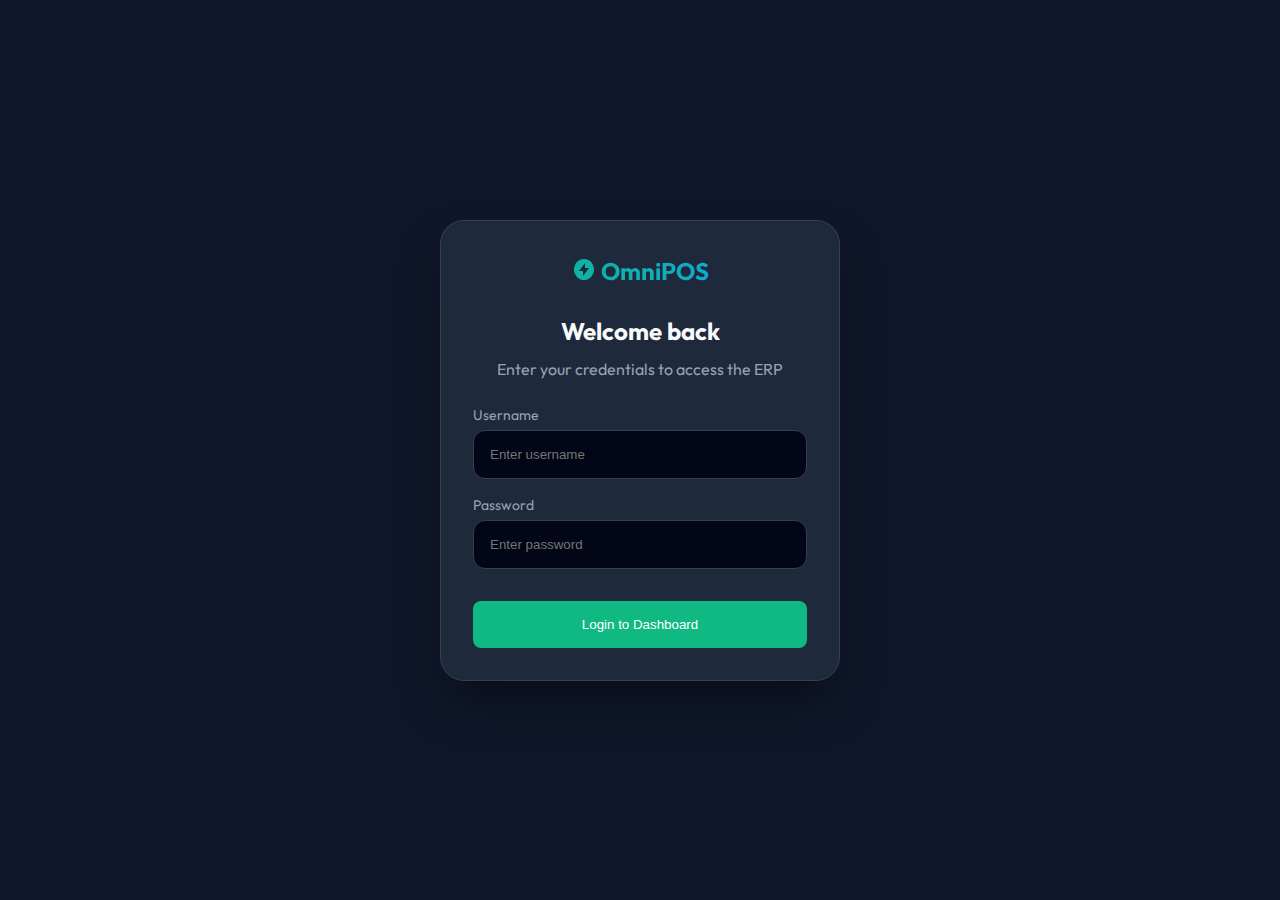
<file: frontend/index.html>
<!DOCTYPE html>
<html lang="en">

<head>
    <meta charset="UTF-8">
    <meta name="viewport" content="width=device-width, initial-scale=1.0">
    <title>Modern POS | ERP System</title>
    <link rel="stylesheet" href="src/style.css">
    <!-- Boxicons -->
    <link href="https://unpkg.com/boxicons@2.1.4/css/boxicons.min.css" rel="stylesheet">
</head>

<body>
    <!-- Login Overlay -->
    <div id="login-overlay" class="login-overlay">
        <div class="login-card">
            <div class="logo" style="text-align: center; margin-bottom: var(--spacing-lg);">
                <i class='bx bxs-bolt-circle'></i> OmniPOS
            </div>
            <h2 style="margin-bottom: var(--spacing-sm); text-align: center;">Welcome back</h2>
            <p style="color: var(--text-muted); text-align: center; margin-bottom: var(--spacing-lg);">Enter your
                credentials to access the ERP</p>

            <form id="login-form">
                <div class="form-group">
                    <label>Username</label>
                    <input type="text" id="username" placeholder="Enter username" required>
                </div>
                <div class="form-group">
                    <label>Password</label>
                    <input type="password" id="password" placeholder="Enter password" required>
                </div>
                <button type="submit" class="btn-primary"
                    style="width: 100%; margin-top: var(--spacing-md); padding: var(--spacing-md);">Login to
                    Dashboard</button>
            </form>
            <p id="login-error"
                style="color: var(--danger); font-size: 0.875rem; margin-top: var(--spacing-md); text-align: center; display: none;">
                Invalid credentials. Please try again.</p>
        </div>
    </div>

    <div class="app-container" style="display: none;">
        <!-- Sidebar Navigation -->
        <aside class="sidebar">
            <div class="logo">
                <i class='bx bxs-bolt-circle'></i> OmniPOS
            </div>
            <nav class="nav-links">
                <div class="nav-item">
                    <a href="#" class="nav-link active" data-view="dashboard">
                        <i class='bx bxs-dashboard'></i> Dashboard
                    </a>
                </div>
                <div class="nav-item">
                    <a href="#" class="nav-link" data-view="inventory">
                        <i class='bx bxs-package'></i> Inventory
                    </a>
                </div>
                <div class="nav-item">
                    <a href="#" class="nav-link" data-view="sales">
                        <i class='bx bxs-cart'></i> Sales
                    </a>
                </div>
                <div class="nav-item">
                    <a href="#" class="nav-link" data-view="purchases">
                        <i class='bx bxs-truck'></i> Purchases
                    </a>
                </div>
                <div class="nav-item">
                    <a href="#" class="nav-link" data-view="finance">
                        <i class='bx bxs-wallet'></i> Finance
                    </a>
                </div>
                <div class="nav-item">
                    <a href="#" class="nav-link" data-view="hrm">
                        <i class='bx bxs-user-badge'></i> Employees
                    </a>
                </div>
            </nav>
            <div class="user-profile">
                <a href="#" class="nav-link">
                    <i class='bx bx-log-out'></i> Logout
                </a>
            </div>
        </aside>

        <!-- Main Content Area -->
        <main class="content">
            <header class="top-bar">
                <div class="search-box">
                    <i class='bx bx-search'></i>
                    <input type="text" placeholder="Search invoices, products, or customers...">
                </div>
                <div class="user-info">
                    <span id="current-user">Administrator</span>
                    <i class='bx bxs-user-circle' style="font-size: 2rem; margin-left: var(--spacing-md);"></i>
                </div>
            </header>

            <div id="view-container">
                <!-- Dashboard Content (Default) -->
                <div class="stats-grid">
                    <div class="card">
                        <p style="color: var(--text-muted); font-size: 0.875rem;">Daily Sales</p>
                        <h2 style="margin: var(--spacing-sm) 0;">$12,450.00</h2>
                        <span style="color: var(--success); font-size: 0.875rem;"><i class='bx bx-trending-up'></i> +12%
                            vs yesterday</span>
                    </div>
                    <div class="card">
                        <p style="color: var(--text-muted); font-size: 0.875rem;">Total Orders</p>
                        <h2 style="margin: var(--spacing-sm) 0;">184</h2>
                        <span style="color: var(--success); font-size: 0.875rem;"><i class='bx bx-trending-up'></i> +5%
                            vs yesterday</span>
                    </div>
                    <div class="card">
                        <p style="color: var(--text-muted); font-size: 0.875rem;">New Customers</p>
                        <h2 style="margin: var(--spacing-sm) 0;">24</h2>
                        <span style="color: var(--text-muted); font-size: 0.875rem;">Stable</span>
                    </div>
                </div>

                <div class="table-container">
                    <div
                        style="padding: var(--spacing-lg); display: flex; justify-content: space-between; align-items: center;">
                        <h3 style="font-weight: 600;">Recent Transactions</h3>
                        <button
                            style="background: var(--primary); color: white; border: none; padding: var(--spacing-sm) var(--spacing-md); border-radius: 0.5rem; cursor: pointer;">View
                            All</button>
                    </div>
                    <table>
                        <thead>
                            <tr>
                                <th>Transaction ID</th>
                                <th>Customer</th>
                                <th>Date</th>
                                <th>Amount</th>
                                <th>Status</th>
                            </tr>
                        </thead>
                        <tbody>
                            <tr>
                                <td>#TRX-9821</td>
                                <td>Alice Johnson</td>
                                <td>Oct 12, 2026</td>
                                <td>$450.00</td>
                                <td><span style="color: var(--success);">Paid</span></td>
                            </tr>
                            <tr>
                                <td>#TRX-9822</td>
                                <td>Bob Smith</td>
                                <td>Oct 12, 2026</td>
                                <td>$1,200.00</td>
                                <td><span style="color: var(--accent);">Pending</span></td>
                            </tr>
                        </tbody>
                    </table>
                </div>
            </div>
        </main>
    </div>
    <script src="src/script.js"></script>
</body>

</html>
</file>
<file: frontend/src/style.css>
/* CSS Design System - Premium POS */
@import url('https://fonts.googleapis.com/css2?family=Outfit:wght@300;400;500;600;700&display=swap');

:root {
    /* Colors */
    --bg-dark: #0f172a;
    --bg-card: #1e293b;
    --bg-sidebar: #020617;
    --primary: #10b981;
    --primary-hover: #059669;
    --secondary: #0ea5e9;
    --accent: #f59e0b;
    --text-main: #f8fafc;
    --text-muted: #94a3b8;
    --border: #334155;
    --danger: #ef4444;
    --success: #22c55e;

    /* Spacing */
    --spacing-xs: 0.25rem;
    --spacing-sm: 0.5rem;
    --spacing-md: 1rem;
    --spacing-lg: 1.5rem;
    --spacing-xl: 2rem;

    /* Transitions */
    --transition: all 0.3s cubic-bezier(0.4, 0, 0.2, 1);
}

* {
    margin: 0;
    padding: 0;
    box-sizing: border-box;
}

body {
    font-family: 'Outfit', sans-serif;
    background-color: var(--bg-dark);
    color: var(--text-main);
    line-height: 1.5;
    overflow: hidden;
    height: 100vh;
}

/* Layout */
.app-container {
    display: grid;
    grid-template-columns: 260px 1fr;
    height: 100vh;
}

/* Sidebar */
aside.sidebar {
    background-color: var(--bg-sidebar);
    border-right: 1px solid var(--border);
    display: flex;
    flex-direction: column;
    padding: var(--spacing-lg);
}

.logo {
    font-size: 1.5rem;
    font-weight: 700;
    background: linear-gradient(to right, var(--primary), var(--secondary));
    -webkit-background-clip: text;
    -webkit-text-fill-color: transparent;
    margin-bottom: var(--spacing-xl);
}

.nav-links {
    list-style: none;
    flex-grow: 1;
}

.nav-item {
    margin-bottom: var(--spacing-sm);
}

.nav-link {
    display: flex;
    align-items: center;
    gap: var(--spacing-md);
    padding: var(--spacing-md);
    color: var(--text-muted);
    text-decoration: none;
    border-radius: 0.75rem;
    transition: var(--transition);
}

.nav-link:hover,
.nav-link.active {
    background-color: var(--bg-card);
    color: var(--text-main);
}

.nav-link i {
    font-size: 1.25rem;
}

/* Main Content */
main.content {
    display: flex;
    flex-direction: column;
    overflow-y: auto;
    padding: var(--spacing-xl);
}

header.top-bar {
    display: flex;
    justify-content: space-between;
    align-items: center;
    margin-bottom: var(--spacing-xl);
}

.search-box {
    background: var(--bg-card);
    border: 1px solid var(--border);
    padding: var(--spacing-sm) var(--spacing-md);
    border-radius: 2rem;
    display: flex;
    align-items: center;
    gap: var(--spacing-sm);
    width: 400px;
}

.search-box input {
    background: transparent;
    border: none;
    color: var(--text-main);
    outline: none;
    width: 100%;
}

/* Dashboard Cards */
.stats-grid {
    display: grid;
    grid-template-columns: repeat(auto-fit, minmax(240px, 1fr));
    gap: var(--spacing-lg);
    margin-bottom: var(--spacing-xl);
}

.card {
    background-color: var(--bg-card);
    border: 1px solid var(--border);
    padding: var(--spacing-lg);
    border-radius: 1rem;
    transition: var(--transition);
}

.card:hover {
    transform: translateY(-4px);
    border-color: var(--primary);
    box-shadow: 0 10px 15px -3px rgba(0, 0, 0, 0.1);
}

/* Login Overlay */
.login-overlay {
    position: fixed;
    inset: 0;
    background-color: var(--bg-dark);
    display: flex;
    justify-content: center;
    align-items: center;
    z-index: 1000;
}

.login-card {
    background-color: var(--bg-card);
    border: 1px solid var(--border);
    padding: var(--spacing-xl);
    border-radius: 1.5rem;
    width: 100%;
    max-width: 400px;
    box-shadow: 0 25px 50px -12px rgba(0, 0, 0, 0.5);
}

.form-group {
    margin-bottom: var(--spacing-md);
}

.form-group label {
    display: block;
    font-size: 0.875rem;
    color: var(--text-muted);
    margin-bottom: var(--spacing-xs);
}

.form-group input {
    width: 100%;
    background-color: var(--bg-sidebar);
    border: 1px solid var(--border);
    padding: var(--spacing-md);
    border-radius: 0.75rem;
    color: var(--text-main);
    outline: none;
    transition: var(--transition);
}

.form-group input:focus {
    border-color: var(--primary);
    box-shadow: 0 0 0 2px rgba(16, 185, 129, 0.1);
}

/* Tables */
.table-container {
    background-color: var(--bg-card);
    border: 1px solid var(--border);
    border-radius: 1rem;
    overflow: hidden;
}

table {
    width: 100%;
    border-collapse: collapse;
}

th {
    text-align: left;
    padding: var(--spacing-md);
    background-color: rgba(255, 255, 255, 0.05);
    color: var(--text-muted);
    font-weight: 500;
    font-size: 0.875rem;
}

td {
    padding: var(--spacing-md);
    border-bottom: 1px solid var(--border);
}

tr:last-child td {
    border-bottom: none;
}

/* Buttons */
.btn-primary {
    background-color: var(--primary);
    color: white;
    border: none;
    padding: var(--spacing-sm) var(--spacing-lg);
    border-radius: 0.5rem;
    font-weight: 500;
    cursor: pointer;
    transition: var(--transition);
}

.btn-primary:hover {
    background-color: var(--primary-hover);
    box-shadow: 0 4px 6px -1px rgba(16, 185, 129, 0.2);
}

.btn-icon {
    background: transparent;
    border: none;
    color: var(--text-muted);
    font-size: 1.25rem;
    padding: var(--spacing-xs);
    cursor: pointer;
    border-radius: 0.25rem;
    transition: var(--transition);
}

.btn-icon:hover {
    color: var(--text-main);
    background-color: rgba(255, 255, 255, 0.1);
}

.btn-icon.danger:hover {
    color: var(--danger);
    background-color: rgba(239, 68, 68, 0.1);
}

/* Responsive */
@media (max-width: 768px) {
    .app-container {
        grid-template-columns: 1fr;
    }

    aside.sidebar {
        display: none;
        /* Add toggle for mobile */
    }
}
</file>
